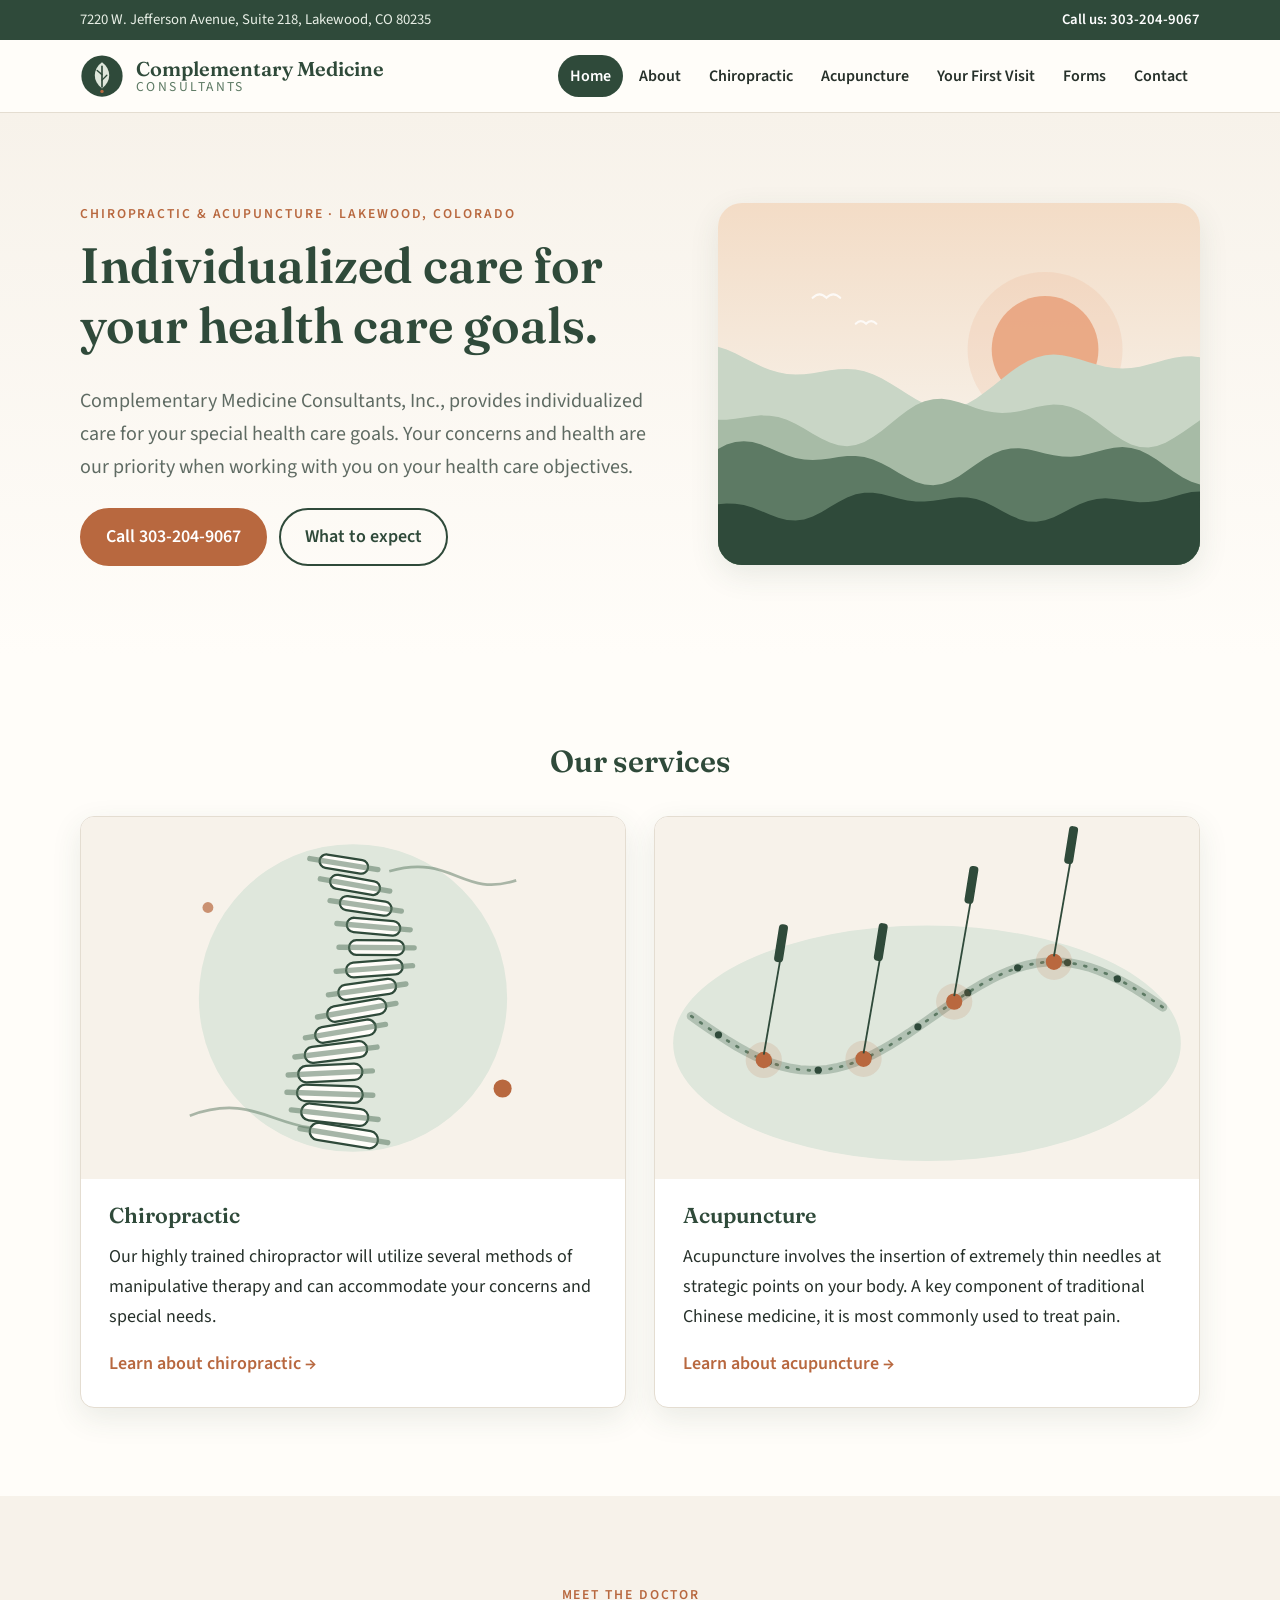
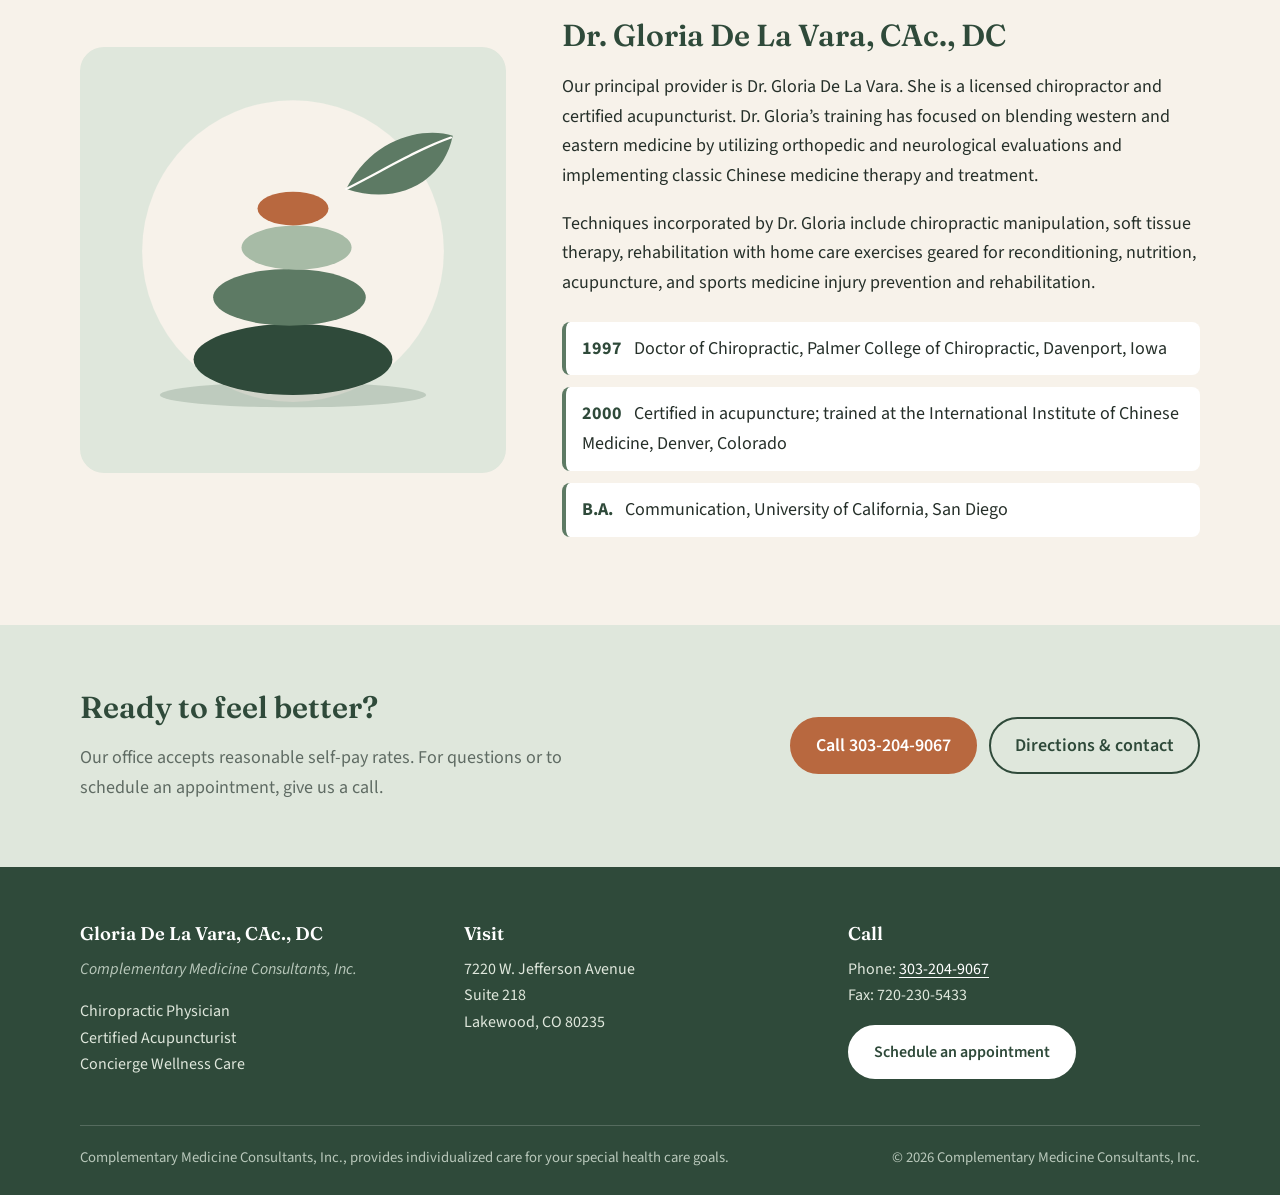
<file: index.html>
<!doctype html>
<html lang="en">
<head>
  <meta charset="utf-8">
  <meta name="viewport" content="width=device-width, initial-scale=1">
  <title>Complementary Medicine Consultants | Chiropractic &amp; Acupuncture in Lakewood, CO</title>
  <meta name="description" content="Chiropractic and acupuncture care in Lakewood, Colorado with Dr. Gloria De La Vara, CAc., DC. Individualized care blending western and eastern medicine.">
  <link rel="icon" href="favicon.svg" type="image/svg+xml">
  <link rel="preconnect" href="https://fonts.googleapis.com">
  <link rel="preconnect" href="https://fonts.gstatic.com" crossorigin>
  <link href="https://fonts.googleapis.com/css2?family=Fraunces:opsz,wght@9..144,400;9..144,600&family=Source+Sans+3:wght@400;600&display=swap" rel="stylesheet">
  <link rel="stylesheet" href="style.css">
</head>
<body>
  <a class="skip" href="#main">Skip to content</a>
  <div class="topbar">
    <div class="wrap">
      <span>7220 W. Jefferson Avenue, Suite 218, Lakewood, CO 80235</span>
      <a href="tel:+13032049067">Call us: 303-204-9067</a>
    </div>
  </div>
  <header class="site-header">
    <div class="wrap header-inner">
      <a class="brand" href="index.html">
        <img src="logo-mark.svg" alt="" width="44" height="44">
        <span><strong>Complementary Medicine</strong><em>Consultants</em></span>
      </a>
      <button class="menu-toggle" aria-expanded="false" aria-controls="site-nav">Menu</button>
      <nav id="site-nav" aria-label="Main">
        <ul>
        <li><a href="index.html" aria-current="page">Home</a></li>
        <li><a href="about.html">About</a></li>
        <li><a href="chiropractic.html">Chiropractic</a></li>
        <li><a href="acupuncture.html">Acupuncture</a></li>
        <li><a href="first-visit.html">Your First Visit</a></li>
        <li><a href="forms.html">Forms</a></li>
        <li><a href="contact.html">Contact</a></li>
        </ul>
      </nav>
    </div>
  </header>
  <main id="main">
    <section class="home-hero">
      <div class="wrap home-hero-grid">
        <div>
          <p class="eyebrow">Chiropractic &amp; Acupuncture &middot; Lakewood, Colorado</p>
          <h1>Individualized care for your health care goals.</h1>
          <p class="lede">Complementary Medicine Consultants, Inc., provides individualized care for your special health care goals. Your concerns and health are our priority when working with you on your health care objectives.</p>
          <div class="hero-actions">
            <a class="btn" href="tel:+13032049067">Call 303-204-9067</a>
            <a class="btn btn-ghost" href="first-visit.html">What to expect</a>
          </div>
        </div>
        <img class="hero-art" src="hero-mountains.svg" alt="Illustration of layered Colorado foothills at sunrise" width="560" height="420">
      </div>
    </section>

    <section class="services">
      <div class="wrap">
        <h2 class="section-title">Our services</h2>
        <div class="cards">
          <a class="card" href="chiropractic.html">
            <img src="chiropractic.svg" alt="Illustration of a spine" width="600" height="400" loading="lazy">
            <div class="card-body">
              <h3>Chiropractic</h3>
              <p>Our highly trained chiropractor will utilize several methods of manipulative therapy and can accommodate your concerns and special needs.</p>
              <span class="more">Learn about chiropractic &rarr;</span>
            </div>
          </a>
          <a class="card" href="acupuncture.html">
            <img src="acupuncture.svg" alt="Illustration of acupuncture needles along a meridian line" width="600" height="400" loading="lazy">
            <div class="card-body">
              <h3>Acupuncture</h3>
              <p>Acupuncture involves the insertion of extremely thin needles at strategic points on your body. A key component of traditional Chinese medicine, it is most commonly used to treat pain.</p>
              <span class="more">Learn about acupuncture &rarr;</span>
            </div>
          </a>
        </div>
      </div>
    </section>

    <section class="provider">
      <div class="wrap provider-grid">
        <img src="balance.svg" alt="Illustration of balanced river stones beside a leaf" width="480" height="480" loading="lazy">
        <div>
          <p class="eyebrow">Meet the doctor</p>
          <h2>Dr. Gloria De La Vara, CAc., DC</h2>
          <p>Our principal provider is Dr. Gloria De La Vara. She is a licensed chiropractor and certified acupuncturist. Dr. Gloria&rsquo;s training has focused on blending western and eastern medicine by utilizing orthopedic and neurological evaluations and implementing classic Chinese medicine therapy and treatment.</p>
          <p>Techniques incorporated by Dr. Gloria include chiropractic manipulation, soft tissue therapy, rehabilitation with home care exercises geared for reconditioning, nutrition, acupuncture, and sports medicine injury prevention and rehabilitation.</p>
          <ul class="creds">
            <li><strong>1997</strong> Doctor of Chiropractic, Palmer College of Chiropractic, Davenport, Iowa</li>
            <li><strong>2000</strong> Certified in acupuncture; trained at the International Institute of Chinese Medicine, Denver, Colorado</li>
            <li><strong>B.A.</strong> Communication, University of California, San Diego</li>
          </ul>
        </div>
      </div>
    </section>
    <section class="cta">
      <div class="wrap cta-inner">
        <div>
          <h2>Ready to feel better?</h2>
          <p>Our office accepts reasonable self-pay rates. For questions or to schedule an appointment, give us a call.</p>
        </div>
        <div class="cta-actions">
          <a class="btn" href="tel:+13032049067">Call 303-204-9067</a>
          <a class="btn btn-ghost" href="contact.html">Directions &amp; contact</a>
        </div>
      </div>
    </section>
  </main>
  <footer class="site-footer">
    <div class="wrap footer-grid">
      <div>
        <h2>Gloria De La Vara, CAc., DC</h2>
        <p class="muted">Complementary Medicine Consultants, Inc.</p>
        <p>Chiropractic Physician<br>Certified Acupuncturist<br>Concierge Wellness Care</p>
      </div>
      <div>
        <h2>Visit</h2>
        <p>7220 W. Jefferson Avenue<br>Suite 218<br>Lakewood, CO 80235</p>
      </div>
      <div>
        <h2>Call</h2>
        <p>Phone: <a href="tel:+13032049067">303-204-9067</a><br>Fax: 720-230-5433</p>
        <a class="btn btn-light" href="contact.html">Schedule an appointment</a>
      </div>
    </div>
    <div class="wrap footer-bottom">
      <p>Complementary Medicine Consultants, Inc., provides individualized care for your special health care goals.</p>
      <p>&copy; <span id="year">2026</span> Complementary Medicine Consultants, Inc.</p>
    </div>
  </footer>
  <script>
    (function () {
      var b = document.querySelector('.menu-toggle'), n = document.getElementById('site-nav');
      b.addEventListener('click', function () {
        var open = n.classList.toggle('open');
        b.setAttribute('aria-expanded', open);
      });
      document.getElementById('year').textContent = new Date().getFullYear();
    })();
  </script>
</body>
</html>
</file>
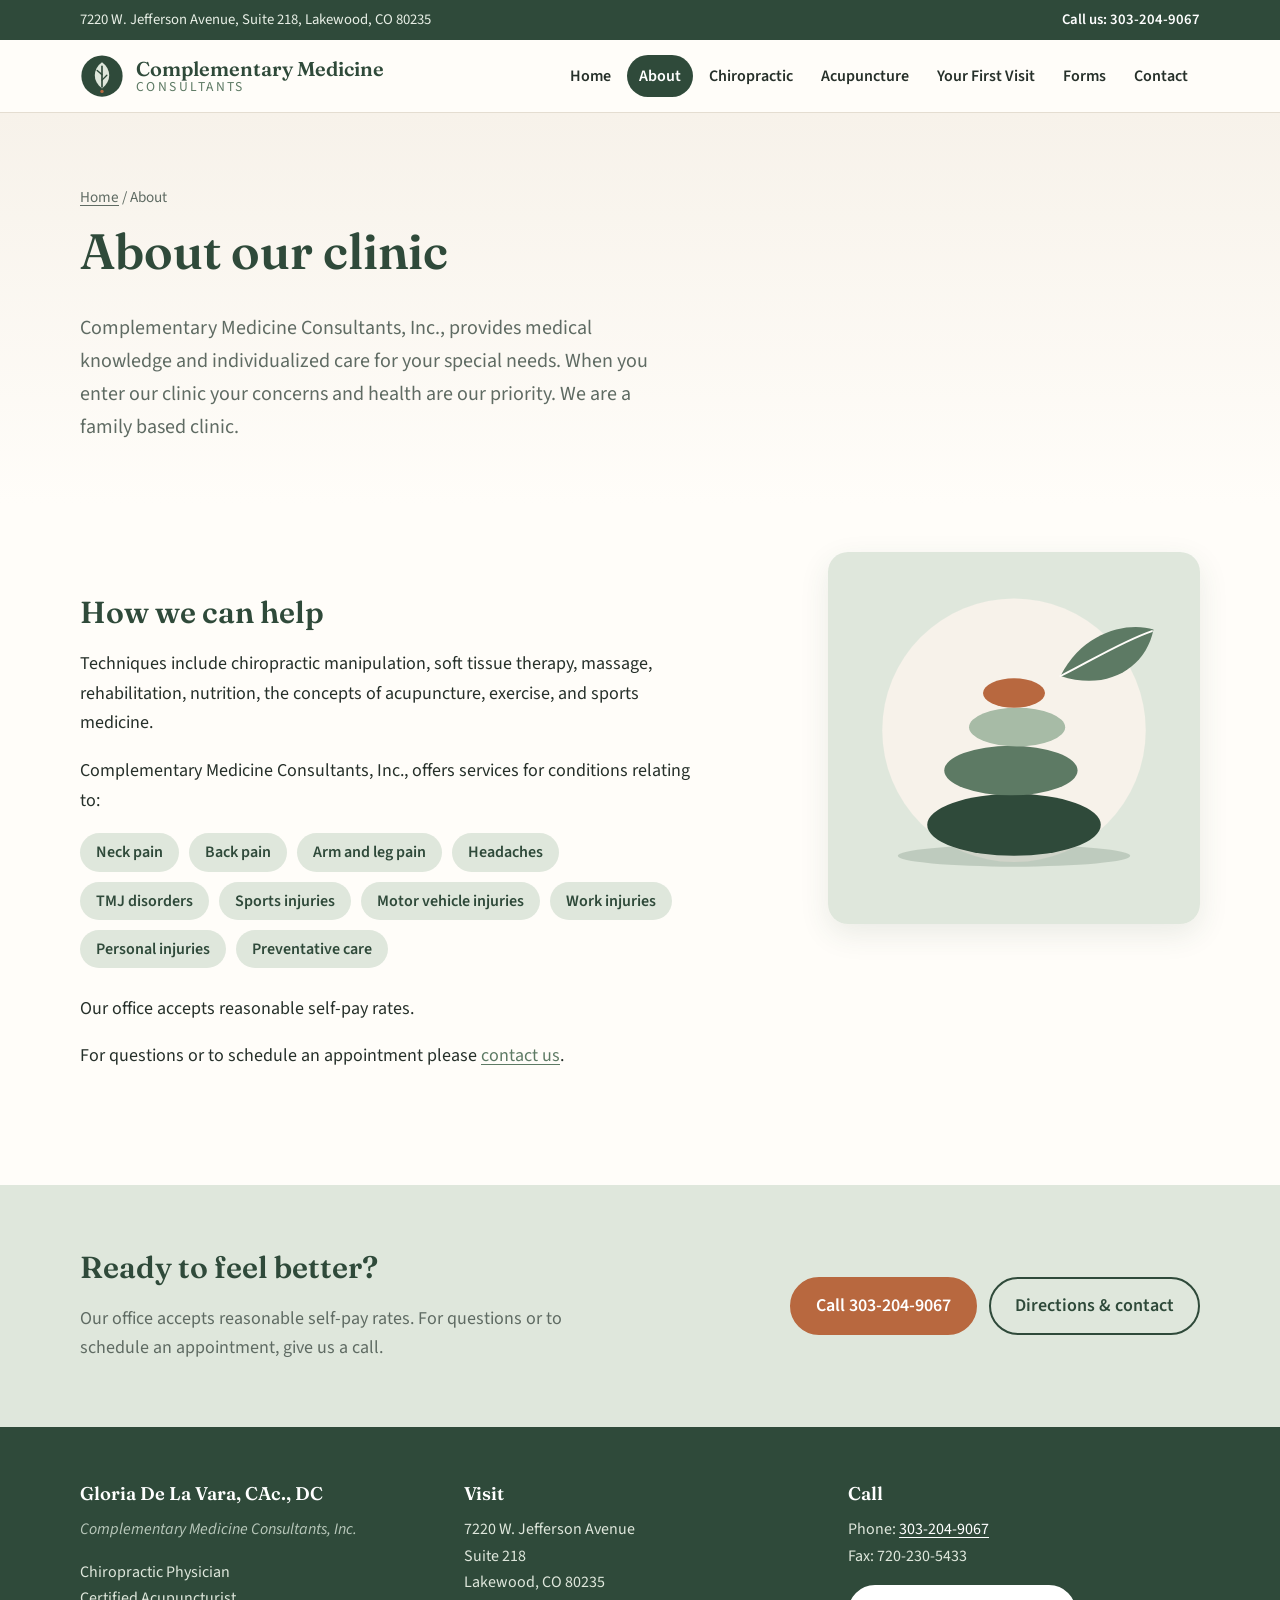
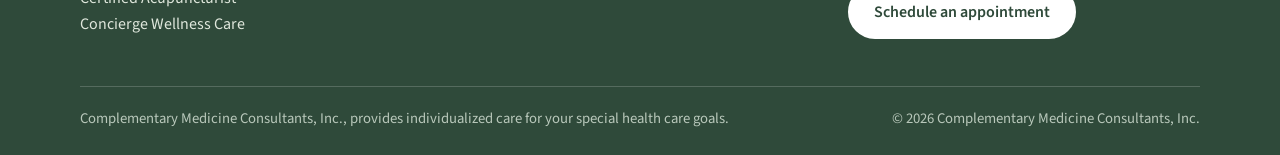
<file: about.html>
<!doctype html>
<html lang="en">
<head>
  <meta charset="utf-8">
  <meta name="viewport" content="width=device-width, initial-scale=1">
  <title>About | Complementary Medicine Consultants</title>
  <meta name="description" content="About Complementary Medicine Consultants, a family-based chiropractic and acupuncture clinic in Lakewood, CO.">
  <link rel="icon" href="favicon.svg" type="image/svg+xml">
  <link rel="preconnect" href="https://fonts.googleapis.com">
  <link rel="preconnect" href="https://fonts.gstatic.com" crossorigin>
  <link href="https://fonts.googleapis.com/css2?family=Fraunces:opsz,wght@9..144,400;9..144,600&family=Source+Sans+3:wght@400;600&display=swap" rel="stylesheet">
  <link rel="stylesheet" href="style.css">
</head>
<body>
  <a class="skip" href="#main">Skip to content</a>
  <div class="topbar">
    <div class="wrap">
      <span>7220 W. Jefferson Avenue, Suite 218, Lakewood, CO 80235</span>
      <a href="tel:+13032049067">Call us: 303-204-9067</a>
    </div>
  </div>
  <header class="site-header">
    <div class="wrap header-inner">
      <a class="brand" href="index.html">
        <img src="logo-mark.svg" alt="" width="44" height="44">
        <span><strong>Complementary Medicine</strong><em>Consultants</em></span>
      </a>
      <button class="menu-toggle" aria-expanded="false" aria-controls="site-nav">Menu</button>
      <nav id="site-nav" aria-label="Main">
        <ul>
        <li><a href="index.html">Home</a></li>
        <li><a href="about.html" aria-current="page">About</a></li>
        <li><a href="chiropractic.html">Chiropractic</a></li>
        <li><a href="acupuncture.html">Acupuncture</a></li>
        <li><a href="first-visit.html">Your First Visit</a></li>
        <li><a href="forms.html">Forms</a></li>
        <li><a href="contact.html">Contact</a></li>
        </ul>
      </nav>
    </div>
  </header>
  <main id="main">
    <section class="page-hero">
      <div class="wrap">
        <p class="crumb"><a href="index.html">Home</a> / About</p>
        <h1>About our clinic</h1>
        <p class="lede">Complementary Medicine Consultants, Inc., provides medical knowledge and individualized care for your special needs. When you enter our clinic your concerns and health are our priority. We are a family based clinic.</p>
      </div>
    </section>
    <section class="content">
      <div class="wrap split">
        <div class="prose">
          <h2>How we can help</h2>
          <p>Techniques include chiropractic manipulation, soft tissue therapy, massage, rehabilitation, nutrition, the concepts of acupuncture, exercise, and sports medicine.</p>
          <p>Complementary Medicine Consultants, Inc., offers services for conditions relating to:</p>
          <ul class="pill-list">
            <li>Neck pain</li><li>Back pain</li><li>Arm and leg pain</li><li>Headaches</li><li>TMJ disorders</li>
            <li>Sports injuries</li><li>Motor vehicle injuries</li><li>Work injuries</li><li>Personal injuries</li><li>Preventative care</li>
          </ul>
          <p>Our office accepts reasonable self-pay rates.</p>
          <p>For questions or to schedule an appointment please <a href="contact.html">contact us</a>.</p>
        </div>
        <img class="side-art" src="balance.svg" alt="Illustration of balanced river stones beside a leaf" width="480" height="480" loading="lazy">
      </div>
    </section>
    <section class="cta">
      <div class="wrap cta-inner">
        <div>
          <h2>Ready to feel better?</h2>
          <p>Our office accepts reasonable self-pay rates. For questions or to schedule an appointment, give us a call.</p>
        </div>
        <div class="cta-actions">
          <a class="btn" href="tel:+13032049067">Call 303-204-9067</a>
          <a class="btn btn-ghost" href="contact.html">Directions &amp; contact</a>
        </div>
      </div>
    </section>
  </main>
  <footer class="site-footer">
    <div class="wrap footer-grid">
      <div>
        <h2>Gloria De La Vara, CAc., DC</h2>
        <p class="muted">Complementary Medicine Consultants, Inc.</p>
        <p>Chiropractic Physician<br>Certified Acupuncturist<br>Concierge Wellness Care</p>
      </div>
      <div>
        <h2>Visit</h2>
        <p>7220 W. Jefferson Avenue<br>Suite 218<br>Lakewood, CO 80235</p>
      </div>
      <div>
        <h2>Call</h2>
        <p>Phone: <a href="tel:+13032049067">303-204-9067</a><br>Fax: 720-230-5433</p>
        <a class="btn btn-light" href="contact.html">Schedule an appointment</a>
      </div>
    </div>
    <div class="wrap footer-bottom">
      <p>Complementary Medicine Consultants, Inc., provides individualized care for your special health care goals.</p>
      <p>&copy; <span id="year">2026</span> Complementary Medicine Consultants, Inc.</p>
    </div>
  </footer>
  <script>
    (function () {
      var b = document.querySelector('.menu-toggle'), n = document.getElementById('site-nav');
      b.addEventListener('click', function () {
        var open = n.classList.toggle('open');
        b.setAttribute('aria-expanded', open);
      });
      document.getElementById('year').textContent = new Date().getFullYear();
    })();
  </script>
</body>
</html>
</file>
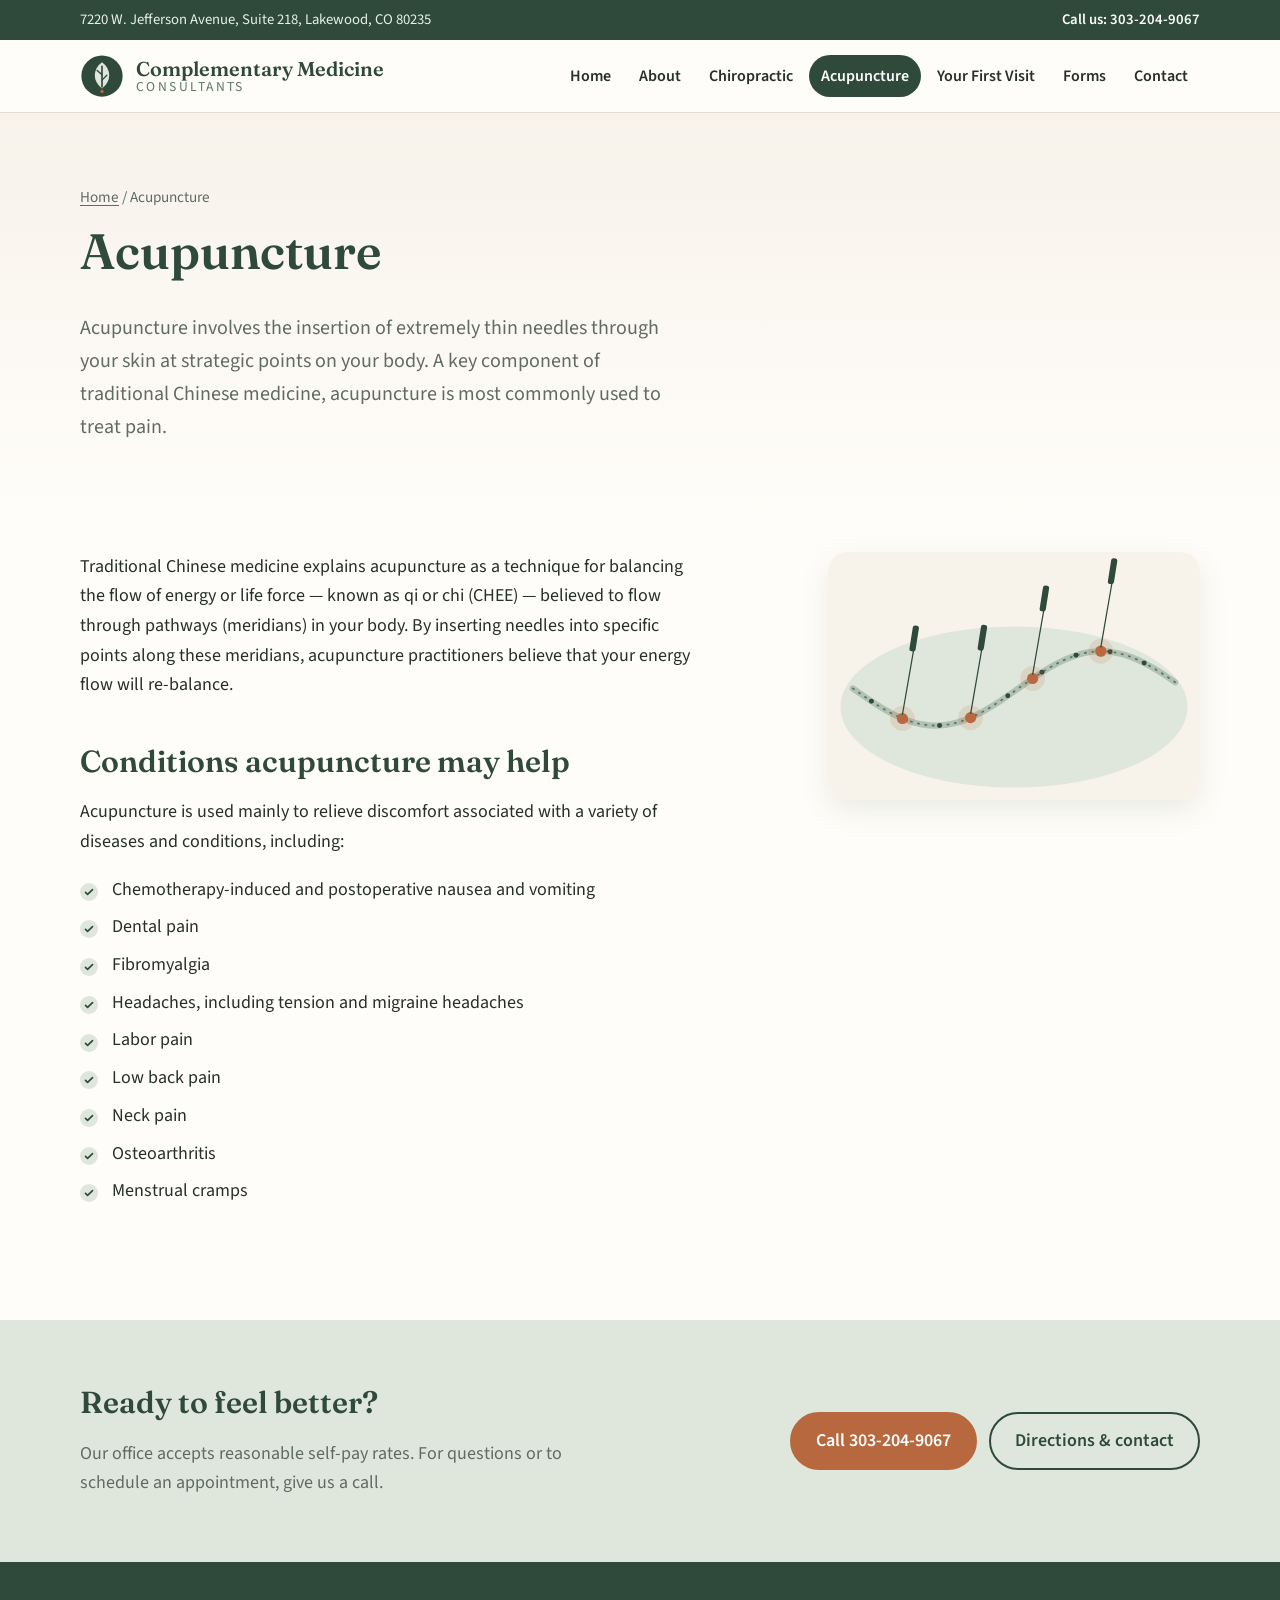
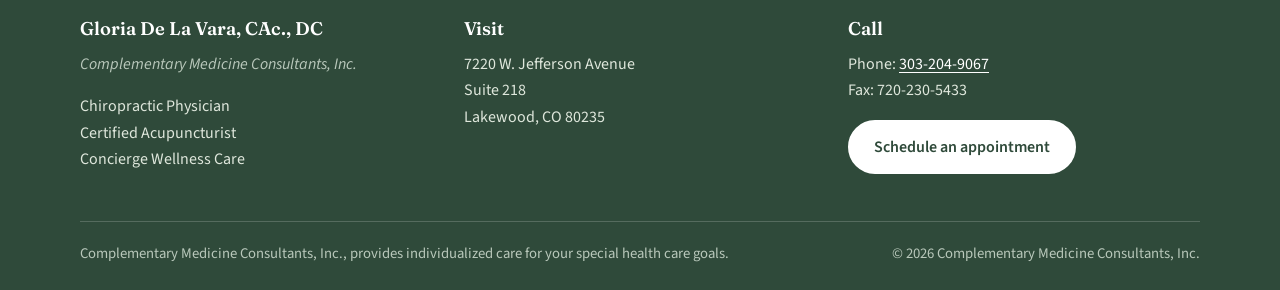
<file: acupuncture.html>
<!doctype html>
<html lang="en">
<head>
  <meta charset="utf-8">
  <meta name="viewport" content="width=device-width, initial-scale=1">
  <title>Acupuncture | Complementary Medicine Consultants</title>
  <meta name="description" content="Acupuncture in Lakewood, CO with a certified acupuncturist. Relief for headaches, low back pain, neck pain, osteoarthritis and more.">
  <link rel="icon" href="favicon.svg" type="image/svg+xml">
  <link rel="preconnect" href="https://fonts.googleapis.com">
  <link rel="preconnect" href="https://fonts.gstatic.com" crossorigin>
  <link href="https://fonts.googleapis.com/css2?family=Fraunces:opsz,wght@9..144,400;9..144,600&family=Source+Sans+3:wght@400;600&display=swap" rel="stylesheet">
  <link rel="stylesheet" href="style.css">
</head>
<body>
  <a class="skip" href="#main">Skip to content</a>
  <div class="topbar">
    <div class="wrap">
      <span>7220 W. Jefferson Avenue, Suite 218, Lakewood, CO 80235</span>
      <a href="tel:+13032049067">Call us: 303-204-9067</a>
    </div>
  </div>
  <header class="site-header">
    <div class="wrap header-inner">
      <a class="brand" href="index.html">
        <img src="logo-mark.svg" alt="" width="44" height="44">
        <span><strong>Complementary Medicine</strong><em>Consultants</em></span>
      </a>
      <button class="menu-toggle" aria-expanded="false" aria-controls="site-nav">Menu</button>
      <nav id="site-nav" aria-label="Main">
        <ul>
        <li><a href="index.html">Home</a></li>
        <li><a href="about.html">About</a></li>
        <li><a href="chiropractic.html">Chiropractic</a></li>
        <li><a href="acupuncture.html" aria-current="page">Acupuncture</a></li>
        <li><a href="first-visit.html">Your First Visit</a></li>
        <li><a href="forms.html">Forms</a></li>
        <li><a href="contact.html">Contact</a></li>
        </ul>
      </nav>
    </div>
  </header>
  <main id="main">
    <section class="page-hero">
      <div class="wrap">
        <p class="crumb"><a href="index.html">Home</a> / Acupuncture</p>
        <h1>Acupuncture</h1>
        <p class="lede">Acupuncture involves the insertion of extremely thin needles through your skin at strategic points on your body. A key component of traditional Chinese medicine, acupuncture is most commonly used to treat pain.</p>
      </div>
    </section>
    <section class="content">
      <div class="wrap split">
        <div class="prose">
          <p>Traditional Chinese medicine explains acupuncture as a technique for balancing the flow of energy or life force &mdash; known as qi or chi (CHEE) &mdash; believed to flow through pathways (meridians) in your body. By inserting needles into specific points along these meridians, acupuncture practitioners believe that your energy flow will re-balance.</p>
          <h2>Conditions acupuncture may help</h2>
          <p>Acupuncture is used mainly to relieve discomfort associated with a variety of diseases and conditions, including:</p>
          <ul class="check-list">
            <li>Chemotherapy-induced and postoperative nausea and vomiting</li>
            <li>Dental pain</li>
            <li>Fibromyalgia</li>
            <li>Headaches, including tension and migraine headaches</li>
            <li>Labor pain</li>
            <li>Low back pain</li>
            <li>Neck pain</li>
            <li>Osteoarthritis</li>
            <li>Menstrual cramps</li>
          </ul>
        </div>
        <img class="side-art" src="acupuncture.svg" alt="Illustration of acupuncture needles along a meridian line" width="600" height="400" loading="lazy">
      </div>
    </section>
    <section class="cta">
      <div class="wrap cta-inner">
        <div>
          <h2>Ready to feel better?</h2>
          <p>Our office accepts reasonable self-pay rates. For questions or to schedule an appointment, give us a call.</p>
        </div>
        <div class="cta-actions">
          <a class="btn" href="tel:+13032049067">Call 303-204-9067</a>
          <a class="btn btn-ghost" href="contact.html">Directions &amp; contact</a>
        </div>
      </div>
    </section>
  </main>
  <footer class="site-footer">
    <div class="wrap footer-grid">
      <div>
        <h2>Gloria De La Vara, CAc., DC</h2>
        <p class="muted">Complementary Medicine Consultants, Inc.</p>
        <p>Chiropractic Physician<br>Certified Acupuncturist<br>Concierge Wellness Care</p>
      </div>
      <div>
        <h2>Visit</h2>
        <p>7220 W. Jefferson Avenue<br>Suite 218<br>Lakewood, CO 80235</p>
      </div>
      <div>
        <h2>Call</h2>
        <p>Phone: <a href="tel:+13032049067">303-204-9067</a><br>Fax: 720-230-5433</p>
        <a class="btn btn-light" href="contact.html">Schedule an appointment</a>
      </div>
    </div>
    <div class="wrap footer-bottom">
      <p>Complementary Medicine Consultants, Inc., provides individualized care for your special health care goals.</p>
      <p>&copy; <span id="year">2026</span> Complementary Medicine Consultants, Inc.</p>
    </div>
  </footer>
  <script>
    (function () {
      var b = document.querySelector('.menu-toggle'), n = document.getElementById('site-nav');
      b.addEventListener('click', function () {
        var open = n.classList.toggle('open');
        b.setAttribute('aria-expanded', open);
      });
      document.getElementById('year').textContent = new Date().getFullYear();
    })();
  </script>
</body>
</html>
</file>
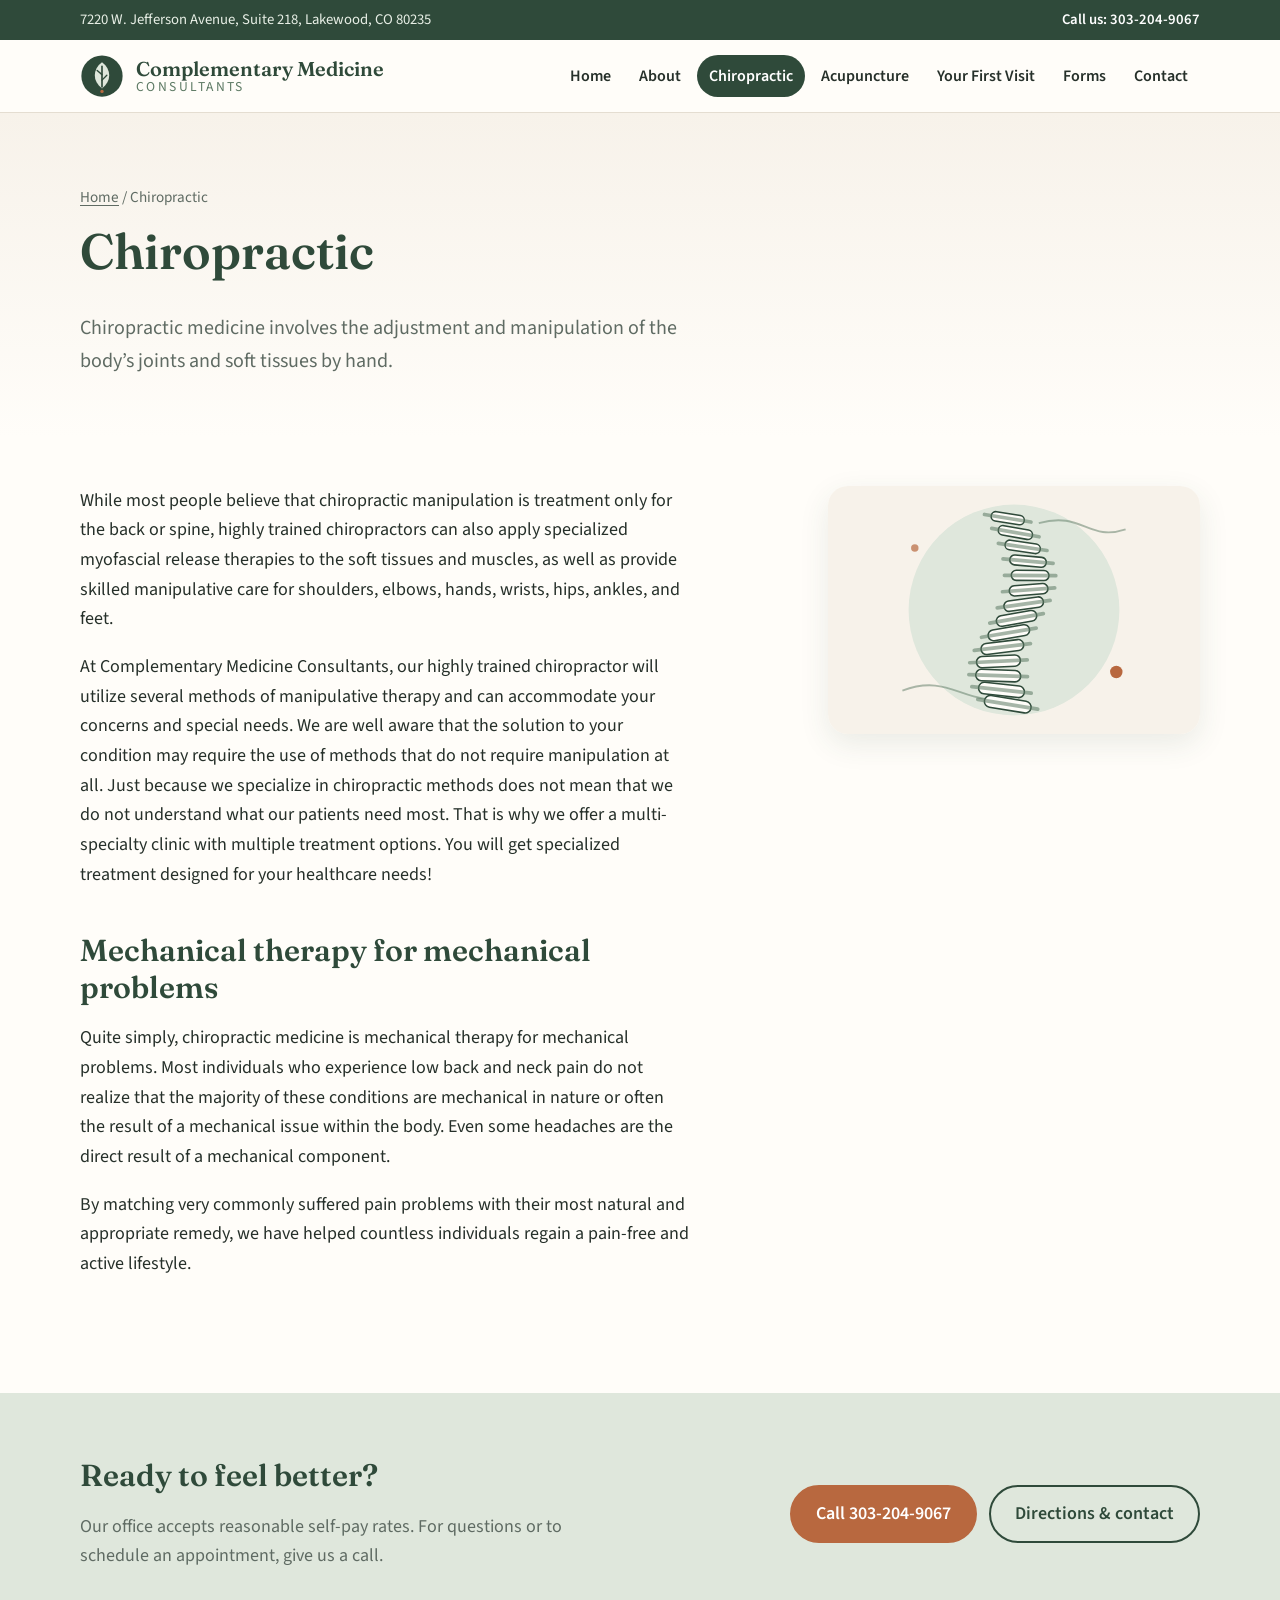
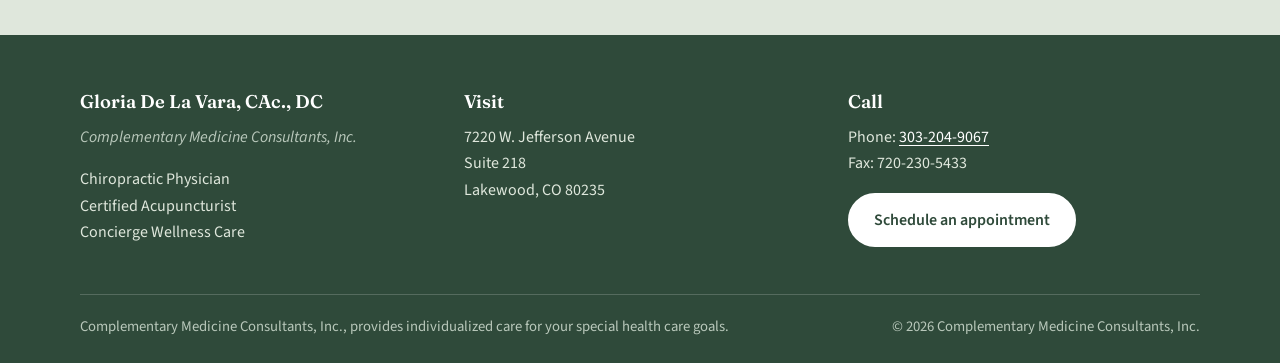
<file: chiropractic.html>
<!doctype html>
<html lang="en">
<head>
  <meta charset="utf-8">
  <meta name="viewport" content="width=device-width, initial-scale=1">
  <title>Chiropractic | Complementary Medicine Consultants</title>
  <meta name="description" content="Chiropractic care in Lakewood, CO. Manipulative therapy, myofascial release, and care for the spine, shoulders, elbows, wrists, hips, ankles and feet.">
  <link rel="icon" href="favicon.svg" type="image/svg+xml">
  <link rel="preconnect" href="https://fonts.googleapis.com">
  <link rel="preconnect" href="https://fonts.gstatic.com" crossorigin>
  <link href="https://fonts.googleapis.com/css2?family=Fraunces:opsz,wght@9..144,400;9..144,600&family=Source+Sans+3:wght@400;600&display=swap" rel="stylesheet">
  <link rel="stylesheet" href="style.css">
</head>
<body>
  <a class="skip" href="#main">Skip to content</a>
  <div class="topbar">
    <div class="wrap">
      <span>7220 W. Jefferson Avenue, Suite 218, Lakewood, CO 80235</span>
      <a href="tel:+13032049067">Call us: 303-204-9067</a>
    </div>
  </div>
  <header class="site-header">
    <div class="wrap header-inner">
      <a class="brand" href="index.html">
        <img src="logo-mark.svg" alt="" width="44" height="44">
        <span><strong>Complementary Medicine</strong><em>Consultants</em></span>
      </a>
      <button class="menu-toggle" aria-expanded="false" aria-controls="site-nav">Menu</button>
      <nav id="site-nav" aria-label="Main">
        <ul>
        <li><a href="index.html">Home</a></li>
        <li><a href="about.html">About</a></li>
        <li><a href="chiropractic.html" aria-current="page">Chiropractic</a></li>
        <li><a href="acupuncture.html">Acupuncture</a></li>
        <li><a href="first-visit.html">Your First Visit</a></li>
        <li><a href="forms.html">Forms</a></li>
        <li><a href="contact.html">Contact</a></li>
        </ul>
      </nav>
    </div>
  </header>
  <main id="main">
    <section class="page-hero">
      <div class="wrap">
        <p class="crumb"><a href="index.html">Home</a> / Chiropractic</p>
        <h1>Chiropractic</h1>
        <p class="lede">Chiropractic medicine involves the adjustment and manipulation of the body&rsquo;s joints and soft tissues by hand.</p>
      </div>
    </section>
    <section class="content">
      <div class="wrap split">
        <div class="prose">
          <p>While most people believe that chiropractic manipulation is treatment only for the back or spine, highly trained chiropractors can also apply specialized myofascial release therapies to the soft tissues and muscles, as well as provide skilled manipulative care for shoulders, elbows, hands, wrists, hips, ankles, and feet.</p>
          <p>At Complementary Medicine Consultants, our highly trained chiropractor will utilize several methods of manipulative therapy and can accommodate your concerns and special needs. We are well aware that the solution to your condition may require the use of methods that do not require manipulation at all. Just because we specialize in chiropractic methods does not mean that we do not understand what our patients need most. That is why we offer a multi-specialty clinic with multiple treatment options. You will get specialized treatment designed for your healthcare needs!</p>
          <h2>Mechanical therapy for mechanical problems</h2>
          <p>Quite simply, chiropractic medicine is mechanical therapy for mechanical problems. Most individuals who experience low back and neck pain do not realize that the majority of these conditions are mechanical in nature or often the result of a mechanical issue within the body. Even some headaches are the direct result of a mechanical component.</p>
          <p>By matching very commonly suffered pain problems with their most natural and appropriate remedy, we have helped countless individuals regain a pain-free and active lifestyle.</p>
        </div>
        <img class="side-art" src="chiropractic.svg" alt="Illustration of a spine" width="600" height="400" loading="lazy">
      </div>
    </section>
    <section class="cta">
      <div class="wrap cta-inner">
        <div>
          <h2>Ready to feel better?</h2>
          <p>Our office accepts reasonable self-pay rates. For questions or to schedule an appointment, give us a call.</p>
        </div>
        <div class="cta-actions">
          <a class="btn" href="tel:+13032049067">Call 303-204-9067</a>
          <a class="btn btn-ghost" href="contact.html">Directions &amp; contact</a>
        </div>
      </div>
    </section>
  </main>
  <footer class="site-footer">
    <div class="wrap footer-grid">
      <div>
        <h2>Gloria De La Vara, CAc., DC</h2>
        <p class="muted">Complementary Medicine Consultants, Inc.</p>
        <p>Chiropractic Physician<br>Certified Acupuncturist<br>Concierge Wellness Care</p>
      </div>
      <div>
        <h2>Visit</h2>
        <p>7220 W. Jefferson Avenue<br>Suite 218<br>Lakewood, CO 80235</p>
      </div>
      <div>
        <h2>Call</h2>
        <p>Phone: <a href="tel:+13032049067">303-204-9067</a><br>Fax: 720-230-5433</p>
        <a class="btn btn-light" href="contact.html">Schedule an appointment</a>
      </div>
    </div>
    <div class="wrap footer-bottom">
      <p>Complementary Medicine Consultants, Inc., provides individualized care for your special health care goals.</p>
      <p>&copy; <span id="year">2026</span> Complementary Medicine Consultants, Inc.</p>
    </div>
  </footer>
  <script>
    (function () {
      var b = document.querySelector('.menu-toggle'), n = document.getElementById('site-nav');
      b.addEventListener('click', function () {
        var open = n.classList.toggle('open');
        b.setAttribute('aria-expanded', open);
      });
      document.getElementById('year').textContent = new Date().getFullYear();
    })();
  </script>
</body>
</html>
</file>
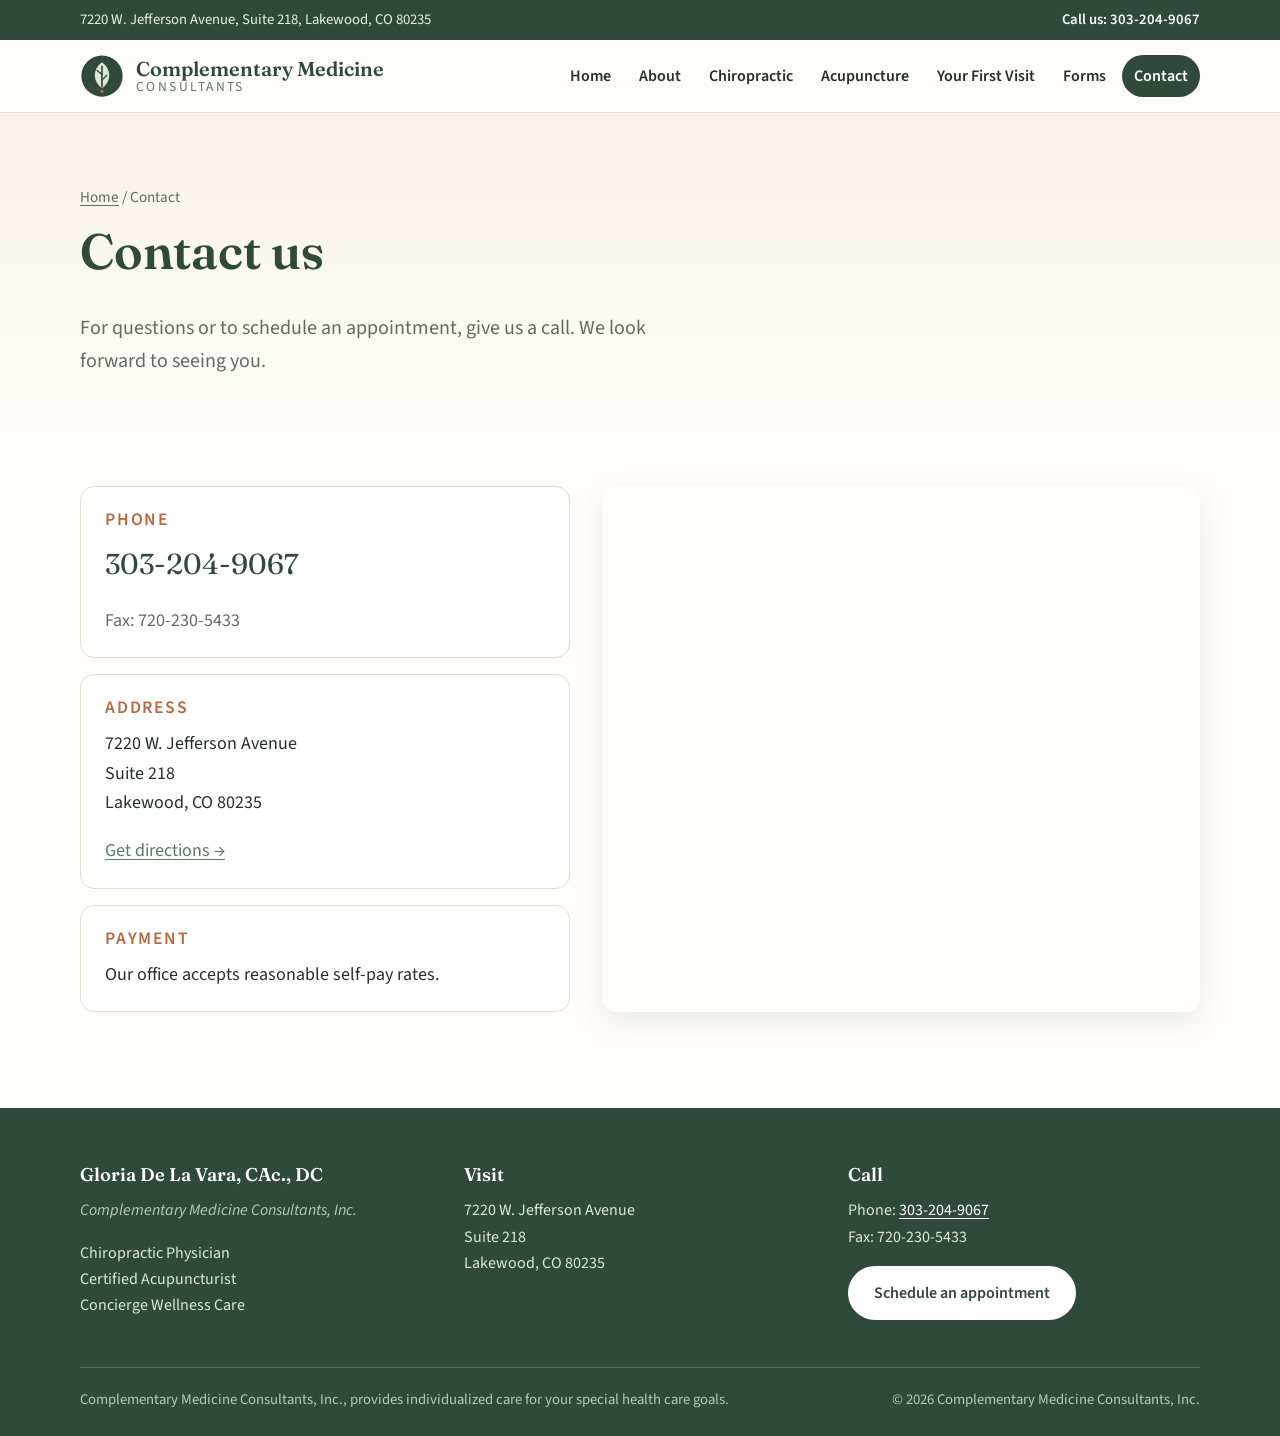
<file: contact.html>
<!doctype html>
<html lang="en">
<head>
  <meta charset="utf-8">
  <meta name="viewport" content="width=device-width, initial-scale=1">
  <title>Contact | Complementary Medicine Consultants</title>
  <meta name="description" content="Contact Complementary Medicine Consultants: 7220 W. Jefferson Avenue, Suite 218, Lakewood, CO 80235. Phone 303-204-9067.">
  <link rel="icon" href="favicon.svg" type="image/svg+xml">
  <link rel="preconnect" href="https://fonts.googleapis.com">
  <link rel="preconnect" href="https://fonts.gstatic.com" crossorigin>
  <link href="https://fonts.googleapis.com/css2?family=Fraunces:opsz,wght@9..144,400;9..144,600&family=Source+Sans+3:wght@400;600&display=swap" rel="stylesheet">
  <link rel="stylesheet" href="style.css">
</head>
<body>
  <a class="skip" href="#main">Skip to content</a>
  <div class="topbar">
    <div class="wrap">
      <span>7220 W. Jefferson Avenue, Suite 218, Lakewood, CO 80235</span>
      <a href="tel:+13032049067">Call us: 303-204-9067</a>
    </div>
  </div>
  <header class="site-header">
    <div class="wrap header-inner">
      <a class="brand" href="index.html">
        <img src="logo-mark.svg" alt="" width="44" height="44">
        <span><strong>Complementary Medicine</strong><em>Consultants</em></span>
      </a>
      <button class="menu-toggle" aria-expanded="false" aria-controls="site-nav">Menu</button>
      <nav id="site-nav" aria-label="Main">
        <ul>
        <li><a href="index.html">Home</a></li>
        <li><a href="about.html">About</a></li>
        <li><a href="chiropractic.html">Chiropractic</a></li>
        <li><a href="acupuncture.html">Acupuncture</a></li>
        <li><a href="first-visit.html">Your First Visit</a></li>
        <li><a href="forms.html">Forms</a></li>
        <li><a href="contact.html" aria-current="page">Contact</a></li>
        </ul>
      </nav>
    </div>
  </header>
  <main id="main">
    <section class="page-hero">
      <div class="wrap">
        <p class="crumb"><a href="index.html">Home</a> / Contact</p>
        <h1>Contact us</h1>
        <p class="lede">For questions or to schedule an appointment, give us a call. We look forward to seeing you.</p>
      </div>
    </section>
    <section class="content">
      <div class="wrap contact-grid">
        <div class="contact-cards">
          <div class="info-card">
            <h2>Phone</h2>
            <p><a class="big-link" href="tel:+13032049067">303-204-9067</a></p>
            <p class="muted">Fax: 720-230-5433</p>
          </div>
          <div class="info-card">
            <h2>Address</h2>
            <p>7220 W. Jefferson Avenue<br>Suite 218<br>Lakewood, CO 80235</p>
            <p><a href="https://www.google.com/maps/dir/?api=1&amp;destination=7220+W+Jefferson+Ave+Suite+218,+Lakewood,+CO+80235" target="_blank" rel="noopener">Get directions &rarr;</a></p>
          </div>
          <div class="info-card">
            <h2>Payment</h2>
            <p>Our office accepts reasonable self-pay rates.</p>
          </div>
        </div>
        <iframe class="map" title="Map to Complementary Medicine Consultants" src="https://maps.google.com/maps?q=7220+W+Jefferson+Ave+Suite+218,+Lakewood,+CO+80235&amp;z=15&amp;output=embed" loading="lazy" referrerpolicy="no-referrer-when-downgrade"></iframe>
      </div>
    </section>
  </main>
  <footer class="site-footer">
    <div class="wrap footer-grid">
      <div>
        <h2>Gloria De La Vara, CAc., DC</h2>
        <p class="muted">Complementary Medicine Consultants, Inc.</p>
        <p>Chiropractic Physician<br>Certified Acupuncturist<br>Concierge Wellness Care</p>
      </div>
      <div>
        <h2>Visit</h2>
        <p>7220 W. Jefferson Avenue<br>Suite 218<br>Lakewood, CO 80235</p>
      </div>
      <div>
        <h2>Call</h2>
        <p>Phone: <a href="tel:+13032049067">303-204-9067</a><br>Fax: 720-230-5433</p>
        <a class="btn btn-light" href="contact.html">Schedule an appointment</a>
      </div>
    </div>
    <div class="wrap footer-bottom">
      <p>Complementary Medicine Consultants, Inc., provides individualized care for your special health care goals.</p>
      <p>&copy; <span id="year">2026</span> Complementary Medicine Consultants, Inc.</p>
    </div>
  </footer>
  <script>
    (function () {
      var b = document.querySelector('.menu-toggle'), n = document.getElementById('site-nav');
      b.addEventListener('click', function () {
        var open = n.classList.toggle('open');
        b.setAttribute('aria-expanded', open);
      });
      document.getElementById('year').textContent = new Date().getFullYear();
    })();
  </script>
</body>
</html>
</file>
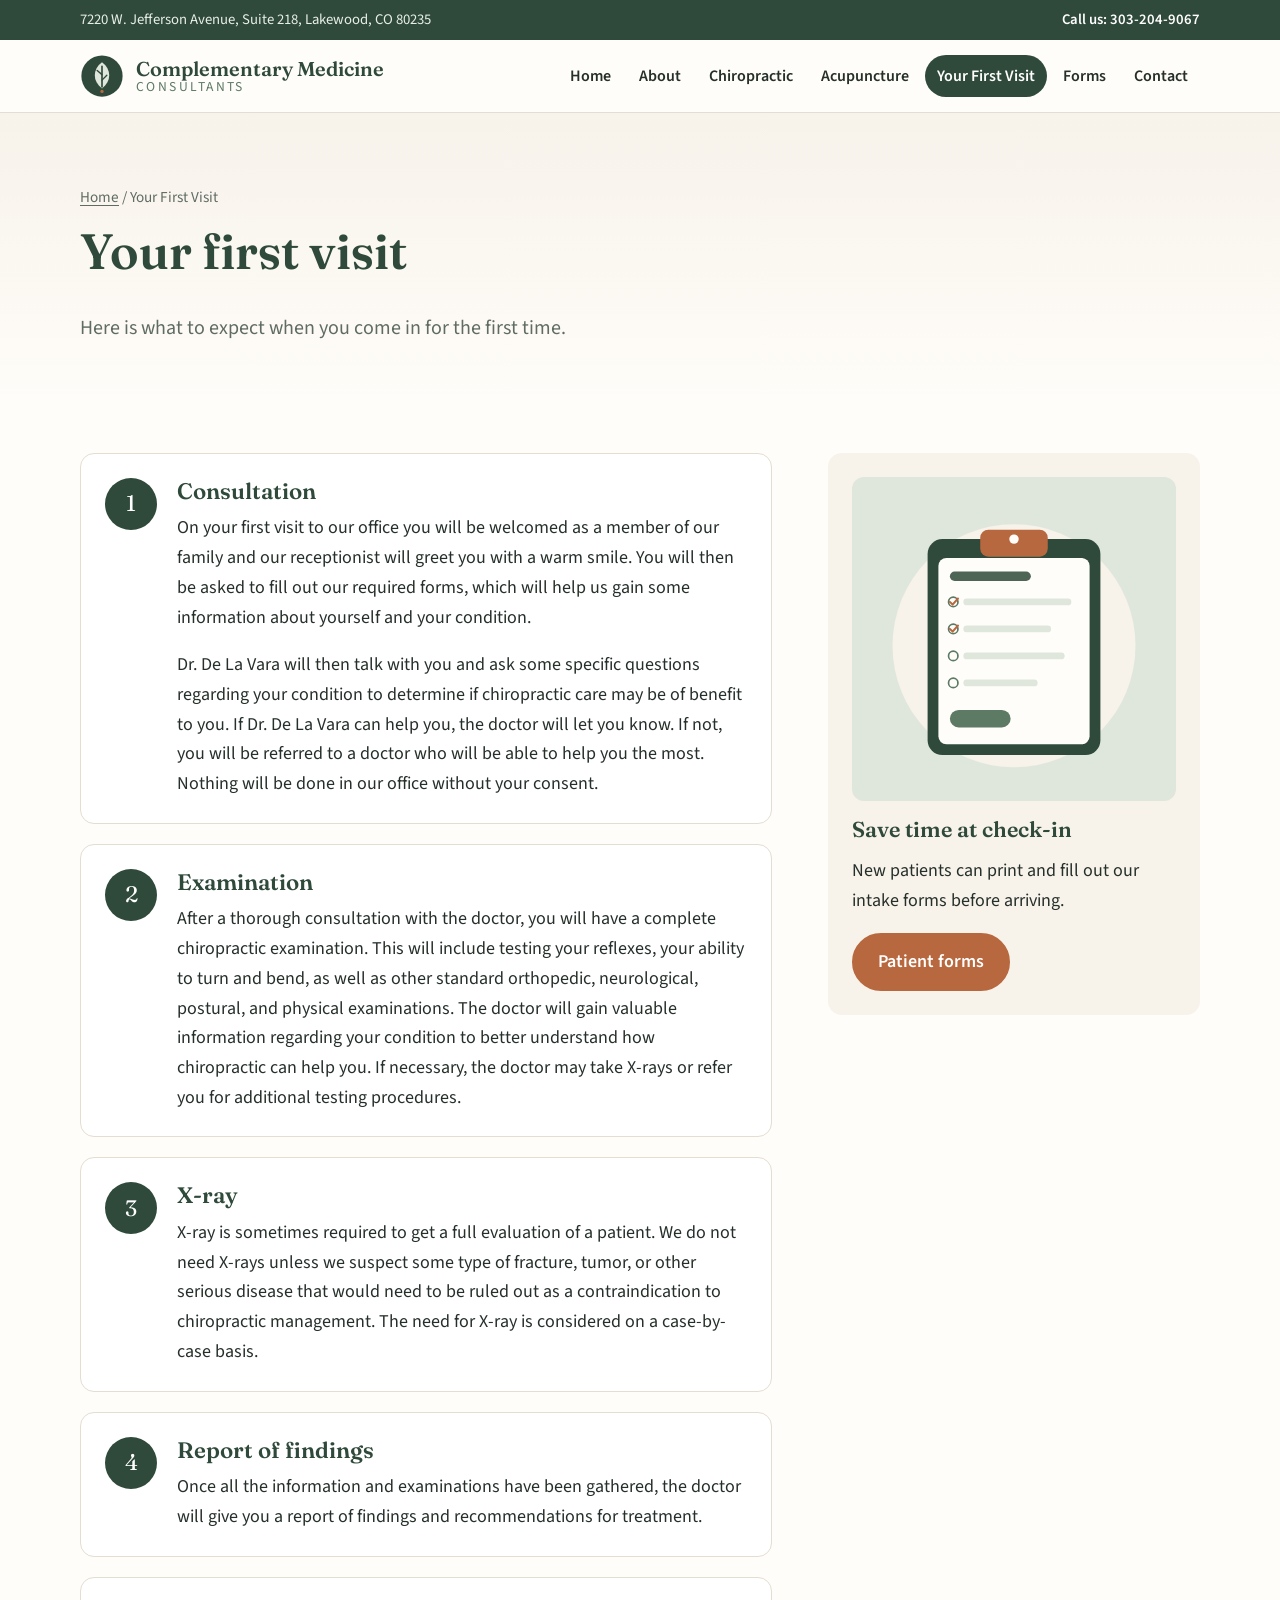
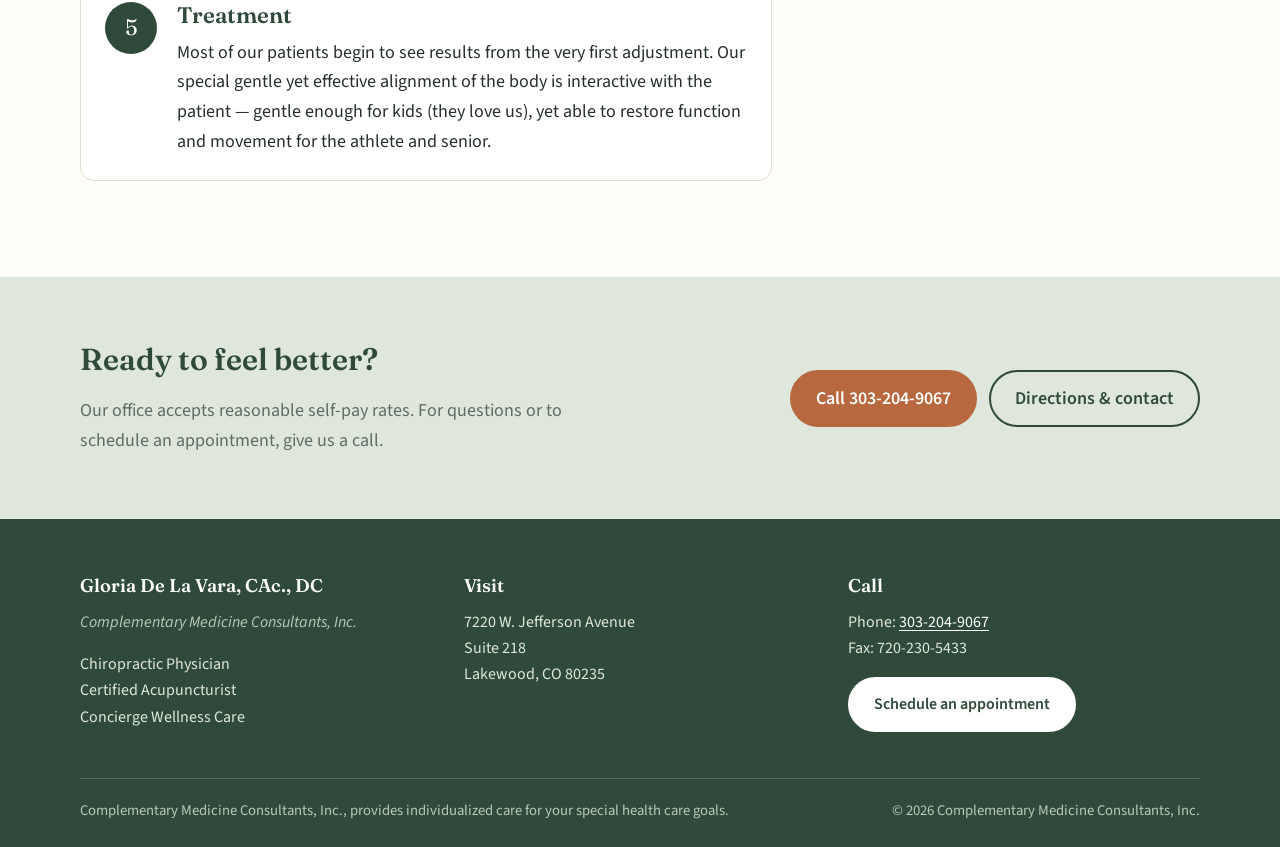
<file: first-visit.html>
<!doctype html>
<html lang="en">
<head>
  <meta charset="utf-8">
  <meta name="viewport" content="width=device-width, initial-scale=1">
  <title>Your First Visit | Complementary Medicine Consultants</title>
  <meta name="description" content="What to expect at your first chiropractic visit with Dr. Gloria De La Vara in Lakewood, CO: consultation, examination, X-ray, report of findings and treatment.">
  <link rel="icon" href="favicon.svg" type="image/svg+xml">
  <link rel="preconnect" href="https://fonts.googleapis.com">
  <link rel="preconnect" href="https://fonts.gstatic.com" crossorigin>
  <link href="https://fonts.googleapis.com/css2?family=Fraunces:opsz,wght@9..144,400;9..144,600&family=Source+Sans+3:wght@400;600&display=swap" rel="stylesheet">
  <link rel="stylesheet" href="style.css">
</head>
<body>
  <a class="skip" href="#main">Skip to content</a>
  <div class="topbar">
    <div class="wrap">
      <span>7220 W. Jefferson Avenue, Suite 218, Lakewood, CO 80235</span>
      <a href="tel:+13032049067">Call us: 303-204-9067</a>
    </div>
  </div>
  <header class="site-header">
    <div class="wrap header-inner">
      <a class="brand" href="index.html">
        <img src="logo-mark.svg" alt="" width="44" height="44">
        <span><strong>Complementary Medicine</strong><em>Consultants</em></span>
      </a>
      <button class="menu-toggle" aria-expanded="false" aria-controls="site-nav">Menu</button>
      <nav id="site-nav" aria-label="Main">
        <ul>
        <li><a href="index.html">Home</a></li>
        <li><a href="about.html">About</a></li>
        <li><a href="chiropractic.html">Chiropractic</a></li>
        <li><a href="acupuncture.html">Acupuncture</a></li>
        <li><a href="first-visit.html" aria-current="page">Your First Visit</a></li>
        <li><a href="forms.html">Forms</a></li>
        <li><a href="contact.html">Contact</a></li>
        </ul>
      </nav>
    </div>
  </header>
  <main id="main">
    <section class="page-hero">
      <div class="wrap">
        <p class="crumb"><a href="index.html">Home</a> / Your First Visit</p>
        <h1>Your first visit</h1>
        <p class="lede">Here is what to expect when you come in for the first time.</p>
      </div>
    </section>
    <section class="content">
      <div class="wrap split">
        <ol class="steps">
      <li class="step">
        <span class="step-num">1</span>
        <div><h2>Consultation</h2><p>On your first visit to our office you will be welcomed as a member of our family and our receptionist will greet you with a warm smile. You will then be asked to fill out our required forms, which will help us gain some information about yourself and your condition.</p><p>Dr. De La Vara will then talk with you and ask some specific questions regarding your condition to determine if chiropractic care may be of benefit to you. If Dr. De La Vara can help you, the doctor will let you know. If not, you will be referred to a doctor who will be able to help you the most. Nothing will be done in our office without your consent.</p></div>
      </li>
      <li class="step">
        <span class="step-num">2</span>
        <div><h2>Examination</h2><p>After a thorough consultation with the doctor, you will have a complete chiropractic examination. This will include testing your reflexes, your ability to turn and bend, as well as other standard orthopedic, neurological, postural, and physical examinations. The doctor will gain valuable information regarding your condition to better understand how chiropractic can help you. If necessary, the doctor may take X-rays or refer you for additional testing procedures.</p></div>
      </li>
      <li class="step">
        <span class="step-num">3</span>
        <div><h2>X-ray</h2><p>X-ray is sometimes required to get a full evaluation of a patient. We do not need X-rays unless we suspect some type of fracture, tumor, or other serious disease that would need to be ruled out as a contraindication to chiropractic management. The need for X-ray is considered on a case-by-case basis.</p></div>
      </li>
      <li class="step">
        <span class="step-num">4</span>
        <div><h2>Report of findings</h2><p>Once all the information and examinations have been gathered, the doctor will give you a report of findings and recommendations for treatment.</p></div>
      </li>
      <li class="step">
        <span class="step-num">5</span>
        <div><h2>Treatment</h2><p>Most of our patients begin to see results from the very first adjustment. Our special gentle yet effective alignment of the body is interactive with the patient &mdash; gentle enough for kids (they love us), yet able to restore function and movement for the athlete and senior.</p></div>
      </li>
        </ol>
        <aside class="side-card">
          <img src="first-visit.svg" alt="Illustration of a clipboard intake form" width="480" height="480" loading="lazy">
          <h3>Save time at check-in</h3>
          <p>New patients can print and fill out our intake forms before arriving.</p>
          <a class="btn" href="forms.html">Patient forms</a>
        </aside>
      </div>
    </section>
    <section class="cta">
      <div class="wrap cta-inner">
        <div>
          <h2>Ready to feel better?</h2>
          <p>Our office accepts reasonable self-pay rates. For questions or to schedule an appointment, give us a call.</p>
        </div>
        <div class="cta-actions">
          <a class="btn" href="tel:+13032049067">Call 303-204-9067</a>
          <a class="btn btn-ghost" href="contact.html">Directions &amp; contact</a>
        </div>
      </div>
    </section>
  </main>
  <footer class="site-footer">
    <div class="wrap footer-grid">
      <div>
        <h2>Gloria De La Vara, CAc., DC</h2>
        <p class="muted">Complementary Medicine Consultants, Inc.</p>
        <p>Chiropractic Physician<br>Certified Acupuncturist<br>Concierge Wellness Care</p>
      </div>
      <div>
        <h2>Visit</h2>
        <p>7220 W. Jefferson Avenue<br>Suite 218<br>Lakewood, CO 80235</p>
      </div>
      <div>
        <h2>Call</h2>
        <p>Phone: <a href="tel:+13032049067">303-204-9067</a><br>Fax: 720-230-5433</p>
        <a class="btn btn-light" href="contact.html">Schedule an appointment</a>
      </div>
    </div>
    <div class="wrap footer-bottom">
      <p>Complementary Medicine Consultants, Inc., provides individualized care for your special health care goals.</p>
      <p>&copy; <span id="year">2026</span> Complementary Medicine Consultants, Inc.</p>
    </div>
  </footer>
  <script>
    (function () {
      var b = document.querySelector('.menu-toggle'), n = document.getElementById('site-nav');
      b.addEventListener('click', function () {
        var open = n.classList.toggle('open');
        b.setAttribute('aria-expanded', open);
      });
      document.getElementById('year').textContent = new Date().getFullYear();
    })();
  </script>
</body>
</html>
</file>
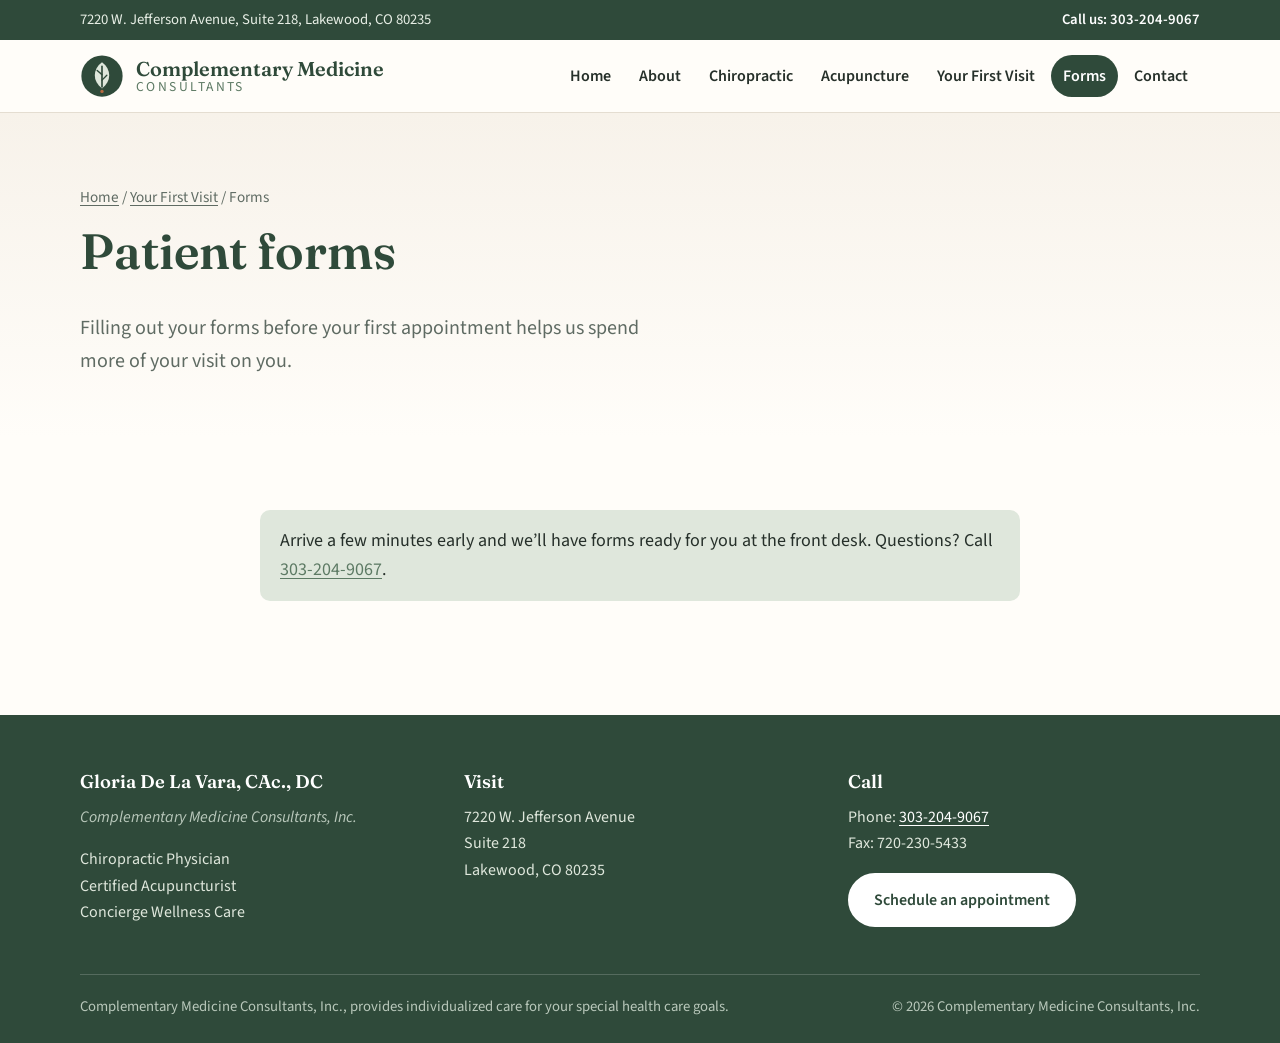
<file: forms.html>
<!doctype html>
<html lang="en">
<head>
  <meta charset="utf-8">
  <meta name="viewport" content="width=device-width, initial-scale=1">
  <title>Patient Forms | Complementary Medicine Consultants</title>
  <meta name="description" content="New patient intake forms for Complementary Medicine Consultants in Lakewood, CO.">
  <link rel="icon" href="favicon.svg" type="image/svg+xml">
  <link rel="preconnect" href="https://fonts.googleapis.com">
  <link rel="preconnect" href="https://fonts.gstatic.com" crossorigin>
  <link href="https://fonts.googleapis.com/css2?family=Fraunces:opsz,wght@9..144,400;9..144,600&family=Source+Sans+3:wght@400;600&display=swap" rel="stylesheet">
  <link rel="stylesheet" href="style.css">
</head>
<body>
  <a class="skip" href="#main">Skip to content</a>
  <div class="topbar">
    <div class="wrap">
      <span>7220 W. Jefferson Avenue, Suite 218, Lakewood, CO 80235</span>
      <a href="tel:+13032049067">Call us: 303-204-9067</a>
    </div>
  </div>
  <header class="site-header">
    <div class="wrap header-inner">
      <a class="brand" href="index.html">
        <img src="logo-mark.svg" alt="" width="44" height="44">
        <span><strong>Complementary Medicine</strong><em>Consultants</em></span>
      </a>
      <button class="menu-toggle" aria-expanded="false" aria-controls="site-nav">Menu</button>
      <nav id="site-nav" aria-label="Main">
        <ul>
        <li><a href="index.html">Home</a></li>
        <li><a href="about.html">About</a></li>
        <li><a href="chiropractic.html">Chiropractic</a></li>
        <li><a href="acupuncture.html">Acupuncture</a></li>
        <li><a href="first-visit.html">Your First Visit</a></li>
        <li><a href="forms.html" aria-current="page">Forms</a></li>
        <li><a href="contact.html">Contact</a></li>
        </ul>
      </nav>
    </div>
  </header>
  <main id="main">
    <section class="page-hero">
      <div class="wrap">
        <p class="crumb"><a href="index.html">Home</a> / <a href="first-visit.html">Your First Visit</a> / Forms</p>
        <h1>Patient forms</h1>
        <p class="lede">Filling out your forms before your first appointment helps us spend more of your visit on you.</p>
      </div>
    </section>
    <section class="content">
      <div class="wrap narrow">
        <ul class="form-list">
          <!-- To add a form: put the PDF in the "forms" folder and copy one of these list items. -->
          <!--
      <li>
        <div><h2>New patient intake form</h2><p>Personal information, health history, and your reason for visiting.</p></div>
        <a class="btn" href="forms/new-patient-intake.pdf" download>Download PDF</a>
      </li>
      -->
        </ul>
        <p class="note">Arrive a few minutes early and we&rsquo;ll have forms ready for you at the front desk. Questions? Call <a href="tel:+13032049067">303-204-9067</a>.</p>
      </div>
    </section>
  </main>
  <footer class="site-footer">
    <div class="wrap footer-grid">
      <div>
        <h2>Gloria De La Vara, CAc., DC</h2>
        <p class="muted">Complementary Medicine Consultants, Inc.</p>
        <p>Chiropractic Physician<br>Certified Acupuncturist<br>Concierge Wellness Care</p>
      </div>
      <div>
        <h2>Visit</h2>
        <p>7220 W. Jefferson Avenue<br>Suite 218<br>Lakewood, CO 80235</p>
      </div>
      <div>
        <h2>Call</h2>
        <p>Phone: <a href="tel:+13032049067">303-204-9067</a><br>Fax: 720-230-5433</p>
        <a class="btn btn-light" href="contact.html">Schedule an appointment</a>
      </div>
    </div>
    <div class="wrap footer-bottom">
      <p>Complementary Medicine Consultants, Inc., provides individualized care for your special health care goals.</p>
      <p>&copy; <span id="year">2026</span> Complementary Medicine Consultants, Inc.</p>
    </div>
  </footer>
  <script>
    (function () {
      var b = document.querySelector('.menu-toggle'), n = document.getElementById('site-nav');
      b.addEventListener('click', function () {
        var open = n.classList.toggle('open');
        b.setAttribute('aria-expanded', open);
      });
      document.getElementById('year').textContent = new Date().getFullYear();
    })();
  </script>
</body>
</html>
</file>
<file: style.css>
/* Complementary Medicine Consultants - site styles
   Colors are defined once here; change them to restyle the whole site. */
:root {
  --forest: #2f4a3a;
  --sage: #5d7a64;
  --sage-light: #dfe7dc;
  --sand: #f7f2ea;
  --cream: #fffdf9;
  --clay: #b8683f;
  --ink: #26302a;
  --muted: #5f6b63;
  --line: #e4ddd1;
  --radius: 14px;
  --shadow: 0 10px 30px rgba(47, 74, 58, .10);
  --serif: "Fraunces", Georgia, serif;
  --sans: "Source Sans 3", "Segoe UI", Arial, sans-serif;
}

*, *::before, *::after { box-sizing: border-box; }
html { scroll-behavior: smooth; }
body {
  margin: 0;
  font-family: var(--sans);
  font-size: 1.125rem;
  line-height: 1.65;
  color: var(--ink);
  background: var(--cream);
}
img { max-width: 100%; height: auto; display: block; }
a { color: var(--sage); text-underline-offset: 3px; }
a:hover { color: var(--forest); }
h1, h2, h3 { font-family: var(--serif); font-weight: 600; color: var(--forest); line-height: 1.2; margin: 0 0 .6em; }
h1 { font-size: clamp(2rem, 4.5vw, 3.1rem); }
h2 { font-size: clamp(1.4rem, 2.6vw, 1.9rem); }
h3 { font-size: 1.35rem; }
p { margin: 0 0 1em; }

.wrap { width: min(1120px, 100% - 32px); margin-inline: auto; }
.narrow { width: min(760px, 100% - 32px); }
.muted { color: var(--muted); }
.skip { position: absolute; left: -999px; top: 8px; background: var(--forest); color: #fff; padding: 8px 14px; border-radius: 8px; z-index: 100; }
.skip:focus { left: 8px; }

/* Top bar + header */
.topbar { background: var(--forest); color: #e8efe6; font-size: .92rem; }
.topbar .wrap { display: flex; justify-content: space-between; gap: 12px; padding: 8px 0; flex-wrap: wrap; }
.topbar a { color: #fff; font-weight: 600; text-decoration: none; }
.site-header { background: var(--cream); border-bottom: 1px solid var(--line); position: sticky; top: 0; z-index: 50; }
.header-inner { display: flex; align-items: center; justify-content: space-between; padding: 14px 0; gap: 16px; }
.brand { display: flex; align-items: center; gap: 12px; text-decoration: none; color: var(--forest); }
.brand span { display: flex; flex-direction: column; line-height: 1.1; }
.brand strong { font-family: var(--serif); font-size: 1.25rem; font-weight: 600; }
.brand em { font-style: normal; font-size: .85rem; letter-spacing: .18em; text-transform: uppercase; color: var(--sage); }
#site-nav ul { list-style: none; margin: 0; padding: 0; display: flex; gap: 4px; flex-wrap: wrap; }
#site-nav a { display: block; padding: 8px 12px; border-radius: 999px; text-decoration: none; color: var(--ink); font-weight: 600; font-size: 1rem; }
#site-nav a:hover { background: var(--sage-light); }
#site-nav a[aria-current="page"] { background: var(--forest); color: #fff; }
.menu-toggle { display: none; font: inherit; font-weight: 600; background: var(--forest); color: #fff; border: 0; border-radius: 999px; padding: 8px 18px; cursor: pointer; }

/* Buttons */
.btn { display: inline-block; background: var(--clay); color: #fff; text-decoration: none; font-weight: 600; padding: 12px 24px; border-radius: 999px; border: 2px solid var(--clay); transition: transform .15s, background .15s; }
.btn:hover { background: #9e5532; border-color: #9e5532; color: #fff; transform: translateY(-1px); }
.btn-ghost { background: transparent; color: var(--forest); border-color: var(--forest); }
.btn-ghost:hover { background: var(--forest); border-color: var(--forest); }
.btn-light { background: #fff; color: var(--forest); border-color: #fff; }
.btn-light:hover { background: var(--sage-light); border-color: var(--sage-light); color: var(--forest); }

/* Home hero */
.home-hero { background: linear-gradient(180deg, var(--sand), var(--cream)); padding: clamp(40px, 7vw, 90px) 0; }
.home-hero-grid { display: grid; grid-template-columns: 1.1fr .9fr; gap: 48px; align-items: center; }
.eyebrow { text-transform: uppercase; letter-spacing: .14em; font-size: .85rem; font-weight: 600; color: var(--clay); margin-bottom: .8em; }
.lede { font-size: 1.25rem; color: var(--muted); max-width: 60ch; }
.hero-actions { display: flex; gap: 12px; flex-wrap: wrap; margin-top: 24px; }
.hero-art { border-radius: 24px; box-shadow: var(--shadow); }

/* Services cards */
.services { padding: clamp(48px, 7vw, 88px) 0; }
.section-title { text-align: center; margin-bottom: 36px; }
.cards { display: grid; grid-template-columns: repeat(2, 1fr); gap: 28px; }
.card { background: #fff; border: 1px solid var(--line); border-radius: var(--radius); overflow: hidden; text-decoration: none; color: inherit; box-shadow: var(--shadow); transition: transform .2s; }
.card:hover { transform: translateY(-4px); color: inherit; }
.card-body { padding: 24px 28px 28px; }
.more { color: var(--clay); font-weight: 600; }

/* Provider */
.provider { background: var(--sand); padding: clamp(48px, 7vw, 88px) 0; }
.provider-grid { display: grid; grid-template-columns: .8fr 1.2fr; gap: 56px; align-items: center; }
.provider-grid img { border-radius: 24px; }
.creds { list-style: none; padding: 0; margin: 24px 0 0; display: grid; gap: 12px; }
.creds li { background: #fff; border-left: 4px solid var(--sage); padding: 12px 16px; border-radius: 8px; }
.creds strong { color: var(--forest); margin-right: 8px; }

/* Inner pages */
.page-hero { background: linear-gradient(180deg, var(--sand), var(--cream)); padding: clamp(36px, 6vw, 72px) 0 clamp(24px, 4vw, 40px); }
.crumb { font-size: .95rem; color: var(--muted); margin-bottom: 12px; }
.crumb a { color: var(--muted); }
.content { padding: clamp(24px, 4vw, 48px) 0 clamp(56px, 8vw, 96px); }
.split { display: grid; grid-template-columns: 1.3fr .7fr; gap: 56px; align-items: start; }
.prose { max-width: 68ch; }
.prose h2 { margin-top: 1.4em; }
.side-art { border-radius: 20px; box-shadow: var(--shadow); position: sticky; top: 110px; }
.pill-list { list-style: none; padding: 0; display: flex; flex-wrap: wrap; gap: 10px; margin: 0 0 1.4em; }
.pill-list li { background: var(--sage-light); color: var(--forest); padding: 6px 16px; border-radius: 999px; font-weight: 600; font-size: 1rem; }
.check-list { list-style: none; padding: 0; display: grid; gap: 8px; }
.check-list li { padding-left: 32px; position: relative; }
.check-list li::before { content: ""; position: absolute; left: 0; top: .45em; width: 18px; height: 18px; border-radius: 50%; background: var(--sage-light) url("data:image/svg+xml,%3Csvg xmlns='http://www.w3.org/2000/svg' viewBox='0 0 20 20'%3E%3Cpath d='M5 10.5l3 3 7-7' fill='none' stroke='%232f4a3a' stroke-width='2.4' stroke-linecap='round' stroke-linejoin='round'/%3E%3C/svg%3E") center/14px no-repeat; }

/* First visit steps */
.steps { list-style: none; padding: 0; margin: 0; display: grid; gap: 20px; }
.step { display: grid; grid-template-columns: 52px 1fr; gap: 20px; background: #fff; border: 1px solid var(--line); border-radius: var(--radius); padding: 24px; }
.step h2 { font-size: 1.4rem; margin-bottom: .4em; }
.step p:last-child { margin-bottom: 0; }
.step-num { width: 52px; height: 52px; border-radius: 50%; background: var(--forest); color: #fff; display: grid; place-items: center; font-family: var(--serif); font-size: 1.4rem; }
.side-card { background: var(--sand); border-radius: var(--radius); padding: 24px; position: sticky; top: 110px; }
.side-card img { border-radius: 12px; margin-bottom: 16px; }

/* Forms */
.form-list { list-style: none; padding: 0; margin: 0 0 24px; display: grid; gap: 16px; }
.form-list li { display: flex; justify-content: space-between; align-items: center; gap: 20px; background: #fff; border: 1px solid var(--line); border-radius: var(--radius); padding: 22px 24px; flex-wrap: wrap; }
.form-list h2 { font-size: 1.3rem; margin-bottom: .2em; }
.form-list p { margin: 0; color: var(--muted); }
.note { background: var(--sage-light); padding: 16px 20px; border-radius: 10px; }

/* Contact */
.contact-grid { display: grid; grid-template-columns: .9fr 1.1fr; gap: 32px; align-items: stretch; }
.contact-cards { display: grid; gap: 16px; }
.info-card { background: #fff; border: 1px solid var(--line); border-radius: var(--radius); padding: 22px 24px; }
.info-card h2 { font-size: 1.1rem; text-transform: uppercase; letter-spacing: .1em; font-family: var(--sans); color: var(--clay); }
.info-card p:last-child { margin-bottom: 0; }
.big-link { font-family: var(--serif); font-size: 1.8rem; color: var(--forest); text-decoration: none; }
.map { width: 100%; min-height: 420px; height: 100%; border: 0; border-radius: var(--radius); box-shadow: var(--shadow); }

/* CTA + footer */
.cta { background: var(--sage-light); padding: clamp(40px, 6vw, 64px) 0; }
.cta-inner { display: flex; justify-content: space-between; align-items: center; gap: 32px; flex-wrap: wrap; }
.cta-inner p { margin: 0; color: var(--muted); max-width: 55ch; }
.cta-actions { display: flex; gap: 12px; flex-wrap: wrap; }
.site-footer { background: var(--forest); color: #dfe7dc; padding: 56px 0 24px; font-size: 1rem; }
.site-footer h2 { color: #fff; font-size: 1.15rem; }
.site-footer a { color: #fff; }
.site-footer .muted { color: #b9c8bb; font-style: italic; }
.footer-grid { display: grid; grid-template-columns: repeat(3, 1fr); gap: 32px; }
.footer-bottom { border-top: 1px solid rgba(255,255,255,.18); margin-top: 32px; padding-top: 20px; display: flex; justify-content: space-between; gap: 16px; flex-wrap: wrap; font-size: .92rem; color: #b9c8bb; }
.footer-bottom p { margin: 0; }

/* Responsive */
@media (max-width: 960px) {
  .menu-toggle { display: block; }
  #site-nav { position: absolute; left: 0; right: 0; top: 100%; background: var(--cream); border-bottom: 1px solid var(--line); display: none; }
  #site-nav.open { display: block; }
  #site-nav ul { flex-direction: column; padding: 8px 16px 16px; }
  .header-inner { position: relative; }
}
@media (max-width: 820px) {
  .home-hero-grid, .provider-grid, .split, .contact-grid, .cards, .footer-grid { grid-template-columns: 1fr; }
  .side-art, .side-card { position: static; }
  .side-art { max-width: min(420px, 100%); }
  .provider-grid img { max-width: min(360px, 100%); }
  .topbar span { display: none; }
  .topbar .wrap { justify-content: center; }
}
@media (prefers-reduced-motion: reduce) { * { transition: none !important; scroll-behavior: auto !important; } }

/* fixes */
.site-footer .btn-light { color: var(--forest); text-decoration: none; }
@media (max-width: 820px) {
  .step { grid-template-columns: 40px 1fr; gap: 14px; padding: 18px; }
  .step-num { width: 40px; height: 40px; font-size: 1.15rem; }
}
</file>
